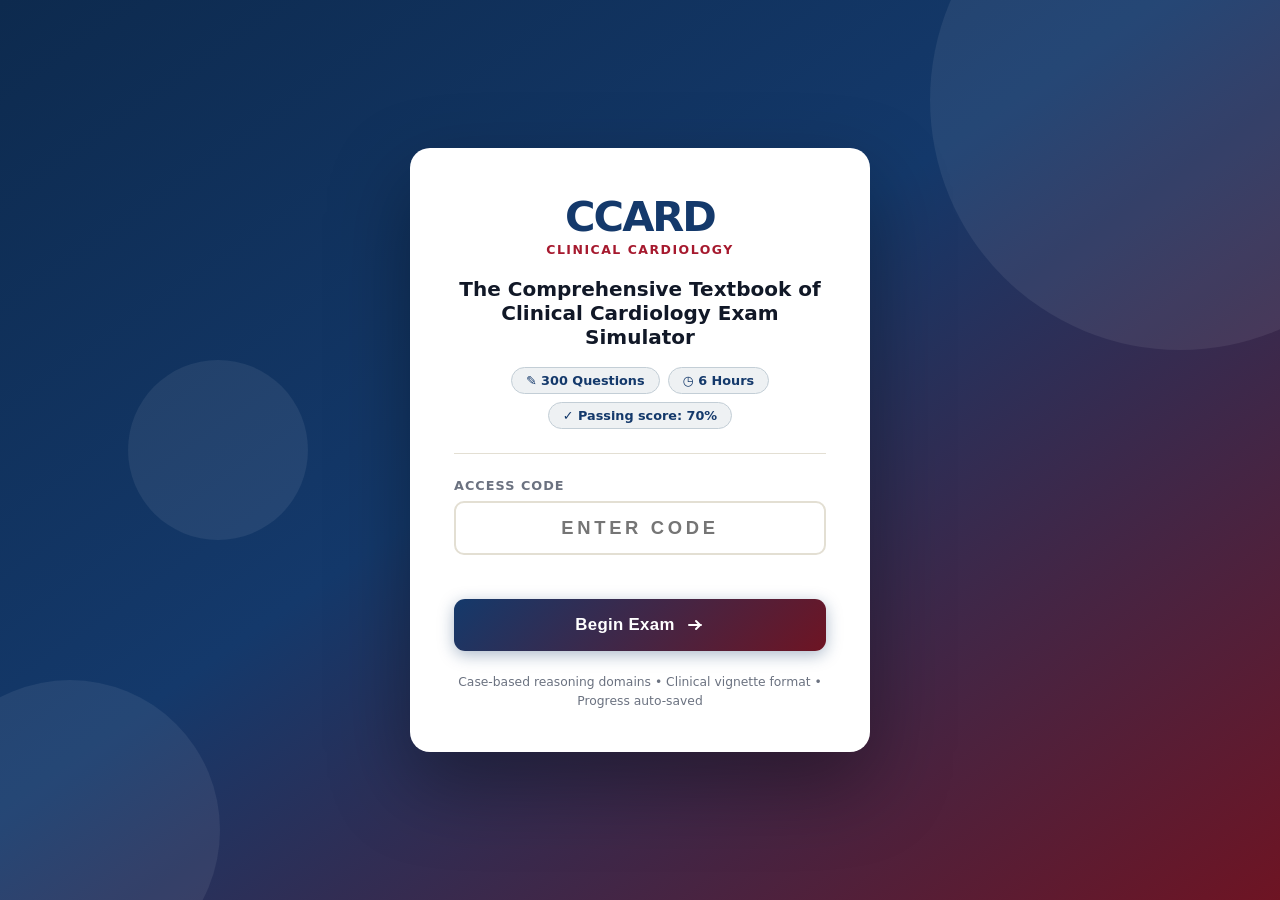
<file: index.html>
<!DOCTYPE html>
<html lang="en">
<head>
  <meta charset="UTF-8" />
  <meta name="viewport" content="width=device-width, initial-scale=1.0" />
  <title>The Comprehensive Textbook of Clinical Cardiology - Exam Simulator</title>
  <link rel="stylesheet" href="style.css?v=1" />
</head>
<body>

<!-- ── Access Gate ──────────────────────────────────────────────────────── -->
<div id="access-gate">
  <div class="gate-bg-shapes">
    <div class="shape shape-1"></div>
    <div class="shape shape-2"></div>
    <div class="shape shape-3"></div>
  </div>
  <div class="gate-card">
    <div class="gate-logo">
      <div class="logo-badge">CCARD</div>
      <div class="logo-sub">Clinical Cardiology</div>
    </div>

    <div class="gate-title">The Comprehensive Textbook of Clinical Cardiology Exam Simulator</div>
    <div class="gate-meta-row">
      <div class="gate-chip">&#9998; 300 Questions</div>
      <div class="gate-chip">&#9719; 6 Hours</div>
      <div class="gate-chip">&#10003; Passing score: 70%</div>
    </div>

    <div class="gate-divider"></div>

    <label for="access-code-input">Access Code</label>
    <div class="input-wrap">
      <input
        type="text"
        id="access-code-input"
        placeholder="Enter code"
        maxlength="12"
        autocomplete="off"
        spellcheck="false"
      />
    </div>
    <div class="error-msg" id="gate-error"></div>
    <button class="btn-start" id="gate-submit">
      <span>Begin Exam</span>
      <svg width="20" height="20" viewBox="0 0 20 20" fill="none"><path d="M4 10h12M11 6l4 4-4 4" stroke="currentColor" stroke-width="2" stroke-linecap="round" stroke-linejoin="round"/></svg>
    </button>

    <div class="gate-footer">
      Case-based reasoning domains &bull; Clinical vignette format &bull; Progress auto-saved
    </div>
  </div>
</div>

<!-- ── Exam App ─────────────────────────────────────────────────────────── -->
<div id="exam-app">

  <!-- Header -->
  <header class="exam-header">
    <div class="brand">
      <span class="brand-ne">Clinical Cardiology</span>
      <span class="brand-label">Simulator</span>
    </div>

    <div class="header-center">
      <div class="progress-info">
        <span id="progress-text">0 of 300 answered</span>
      </div>
    </div>

    <div class="timer-block" id="timer-block">
      <div class="timer-icon">&#9716;</div>
      <div>
        <div class="timer-label">Time Left</div>
        <div class="timer-value" id="timer-value">06:00:00</div>
      </div>
    </div>

    <button class="btn-submit-header" id="btn-submit-header">&#10003; Submit</button>

    <button class="btn-map-toggle" id="btn-map-toggle" title="Question Map">
      <svg width="18" height="18" viewBox="0 0 18 18" fill="none"><rect x="1" y="1" width="4" height="4" rx="1" fill="currentColor"/><rect x="7" y="1" width="4" height="4" rx="1" fill="currentColor"/><rect x="13" y="1" width="4" height="4" rx="1" fill="currentColor"/><rect x="1" y="7" width="4" height="4" rx="1" fill="currentColor"/><rect x="7" y="7" width="4" height="4" rx="1" fill="currentColor"/><rect x="13" y="7" width="4" height="4" rx="1" fill="currentColor"/><rect x="1" y="13" width="4" height="4" rx="1" fill="currentColor"/><rect x="7" y="13" width="4" height="4" rx="1" fill="currentColor"/><rect x="13" y="13" width="4" height="4" rx="1" fill="currentColor"/></svg>
      Map
    </button>
  </header>

  <!-- Mobile Question Map Overlay -->
  <div id="mobile-map-overlay">
    <div id="mobile-map-panel">
      <div class="mobile-map-header">
        <span>Question Navigator</span>
        <button id="mobile-map-close">&#10005;</button>
      </div>
      <div class="legend-row" style="padding:0 16px 10px;">
        <div class="legend-item"><div class="legend-dot answered-d"></div> Answered</div>
        <div class="legend-item"><div class="legend-dot flagged-d"></div> Flagged</div>
        <div class="legend-item"><div class="legend-dot current-d"></div> Current</div>
        <div class="legend-item"><div class="legend-dot unanswered-d"></div> Unanswered</div>
      </div>
      <div class="q-grid" id="q-grid-mobile"></div>
      <button class="btn-submit-mobile" id="btn-submit-mobile">&#10003; Submit Exam</button>
    </div>
  </div>

  <!-- Progress bar -->
  <div class="progress-bar-wrap">
    <div class="progress-bar-fill" id="progress-fill" style="width:0%"></div>
  </div>

  <!-- Body -->
  <div class="exam-body">

    <!-- Question Card -->
    <div class="question-card">
      <div class="q-meta">
        <div class="q-num" id="q-num-label">Question 1 of 300</div>
        <div class="q-meta-right">
          <span class="domain-badge" id="domain-badge">Domain</span>
          <button class="flag-btn" id="flag-btn" title="Flag for review">
            <svg width="16" height="16" viewBox="0 0 16 16" fill="none"><path d="M3 2v12M3 2h8l-2 4 2 4H3" stroke="currentColor" stroke-width="1.5" stroke-linecap="round" stroke-linejoin="round"/></svg>
            <span id="flag-label">Flag</span>
          </button>
        </div>
      </div>

      <div class="question-text" id="question-text">Loading...</div>

      <ul class="options-list" id="options-list"></ul>

      <div class="explanation-panel" id="explanation-panel"></div>

      <div class="q-nav">
        <button class="btn-nav btn-prev" id="btn-prev">
          <svg width="16" height="16" viewBox="0 0 16 16" fill="none"><path d="M10 3L5 8l5 5" stroke="currentColor" stroke-width="2" stroke-linecap="round" stroke-linejoin="round"/></svg>
          Previous
        </button>
        <button class="btn-nav btn-next" id="btn-next">
          Next
          <svg width="16" height="16" viewBox="0 0 16 16" fill="none"><path d="M6 3l5 5-5 5" stroke="currentColor" stroke-width="2" stroke-linecap="round" stroke-linejoin="round"/></svg>
        </button>
      </div>
    </div>

    <!-- Side Panel -->
    <aside class="side-panel">
      <div class="side-card">
        <h3>Progress</h3>
        <div class="stats-grid">
          <div class="stat-box answered-box">
            <div class="stat-num" id="stat-answered">0</div>
            <div class="stat-label">Answered</div>
          </div>
          <div class="stat-box flagged-box">
            <div class="stat-num" id="stat-flagged">0</div>
            <div class="stat-label">Flagged</div>
          </div>
          <div class="stat-box remaining-box">
            <div class="stat-num" id="stat-remaining">300</div>
            <div class="stat-label">Remaining</div>
          </div>
        </div>
      </div>

      <div class="side-card">
        <h3>Question Navigator</h3>
        <div class="legend-row">
          <div class="legend-item"><div class="legend-dot answered-d"></div> Answered</div>
          <div class="legend-item"><div class="legend-dot flagged-d"></div> Flagged</div>
          <div class="legend-item"><div class="legend-dot current-d"></div> Current</div>
          <div class="legend-item"><div class="legend-dot unanswered-d"></div> Unanswered</div>
        </div>
        <div class="q-grid" id="q-grid"></div>
      </div>

      <div class="side-card submit-card">
        <button class="btn-submit-side" id="btn-submit-exam">&#10003; Submit Exam</button>
        <div class="submit-note">All 300 questions must be answered</div>
      </div>

      <div class="side-card tips-card">
        <div class="tips-icon">&#128161;</div>
        <div class="tips-text">
          Flag questions to revisit. Navigate freely, your progress saves automatically.
        </div>
      </div>
    </aside>
  </div>
</div>

<!-- ── Submit Modal ──────────────────────────────────────────────────── -->
<div id="submit-modal-overlay">
  <div id="submit-modal">
    <div class="sm-icon" id="sm-icon"></div>
    <div class="sm-title" id="sm-title"></div>
    <div class="sm-body"  id="sm-body"></div>
    <div class="sm-actions" id="sm-actions"></div>
  </div>
</div>

<!-- ── Results Page ──────────────────────────────────────────────────────── -->
<div id="results-page">
  <div class="results-container">

    <div class="results-header">
      <div class="results-logo">CCARD</div>
      <h1>Exam Complete</h1>
      <p id="res-timeout-msg" style="display:none;" class="timeout-msg">Time expired. Exam was auto-submitted.</p>
    </div>

    <div class="score-block">
      <div class="score-card score-main" id="res-status-card">
        <div class="sc-icon" id="res-icon">&#9733;</div>
        <div class="sc-value" id="res-status">...</div>
        <div class="sc-sub" id="res-sub">...</div>
      </div>
      <div class="score-card">
        <div class="sc-label">Score</div>
        <div class="sc-value" id="res-score">...</div>
        <div class="sc-sub">Questions correct</div>
      </div>
      <div class="score-card">
        <div class="sc-label">Percentage</div>
        <div class="sc-value" id="res-pct">...</div>
        <div class="sc-sub">Passing score: 70%</div>
      </div>
    </div>

    <div class="domain-breakdown">
      <h2>&#9000; Performance by Domain</h2>
      <div id="domain-breakdown-rows"></div>
    </div>

    <div class="results-actions">
      <button class="btn-results secondary" id="btn-print">&#128438; Print Results</button>
      <button class="btn-results primary" id="btn-reset">&#8635; New Exam</button>
    </div>

    <div class="review-controls">
      <h2>Answer Review</h2>
      <div class="review-filter">
        <button class="filter-btn active" data-filter="all">All 300</button>
        <button class="filter-btn" data-filter="wrong">Wrong Only</button>
        <button class="filter-btn" data-filter="correct">Correct Only</button>
      </div>
    </div>
    <div id="review-list"></div>

  </div>
</div>

<script src="questions.js?v=1"></script>
<script src="app.js?v=1"></script>
</body>
</html>
</file>
<file: style.css>
/* The Comprehensive Textbook of Clinical Cardiology 2026, Exam Simulator Styles */
*, *::before, *::after { box-sizing: border-box; margin: 0; padding: 0; }

:root {
  --crimson:    #14396B;
  --crimson-dk: #0D2A4E;
  --gold:       #A6192E;
  --gold-lt:    #D4894F;
  --teal:       #37607A;
  --green:      #059669;
  --red:        #DC2626;
  --white:      #FFFFFF;
  --bg:         #F6F3EC;
  --card-bg:    #FFFFFF;
  --border:     #E3DFD3;
  --text:       #111827;
  --muted:      #6B7280;
  --correct-bg:     #D1FAE5;
  --correct-border: #059669;
  --wrong-bg:       #FEE2E2;
  --wrong-border:   #DC2626;
  --selected-bg:    #EEF1F3;
  --selected-border:#14396B;
  --radius:     12px;
  --shadow:     0 2px 16px rgba(0,0,0,0.07);
}

body {
  font-family: 'Segoe UI', system-ui, -apple-system, sans-serif;
  background: var(--bg);
  color: var(--text);
  min-height: 100vh;
  font-size: 15px;
}

/* ── Access Gate ──────────────────────────────────────────────────── */
#access-gate {
  display: flex;
  align-items: center;
  justify-content: center;
  min-height: 100vh;
  background: linear-gradient(145deg, #0D2A4E 0%, #14396B 45%, #6E1423 100%);
  position: relative;
  overflow: hidden;
}

.gate-bg-shapes { position: absolute; inset: 0; pointer-events: none; }
.shape {
  position: absolute;
  border-radius: 50%;
  opacity: 0.07;
  background: white;
}
.shape-1 { width: 500px; height: 500px; top: -150px; right: -150px; }
.shape-2 { width: 300px; height: 300px; bottom: -80px; left: -80px; }
.shape-3 { width: 180px; height: 180px; top: 40%; left: 10%; }

.gate-card {
  position: relative;
  background: var(--white);
  border-radius: 20px;
  padding: 48px 44px 40px;
  max-width: 460px;
  width: 90%;
  box-shadow: 0 32px 80px rgba(0,0,0,0.35);
}

.gate-logo { text-align: center; margin-bottom: 20px; }

.logo-badge {
  display: inline-block;
  font-size: 2.6rem;
  font-weight: 900;
  color: var(--crimson);
  letter-spacing: -2px;
  line-height: 1;
}
.logo-badge span { color: var(--gold); }

.logo-sub {
  font-size: 0.78rem;
  font-weight: 600;
  color: var(--gold);
  text-transform: uppercase;
  letter-spacing: 0.12em;
  margin-top: 4px;
}

.gate-title {
  font-size: 1.25rem;
  font-weight: 700;
  color: var(--text);
  text-align: center;
  margin-bottom: 18px;
}

.gate-meta-row {
  display: flex;
  gap: 8px;
  justify-content: center;
  flex-wrap: wrap;
  margin-bottom: 24px;
}

.gate-chip {
  padding: 5px 14px;
  border-radius: 20px;
  background: #EEF1F3;
  color: var(--crimson);
  font-size: 0.8rem;
  font-weight: 700;
  border: 1.5px solid #C3CED6;
}

.gate-divider { height: 1px; background: var(--border); margin-bottom: 24px; }

.gate-card label {
  display: block;
  font-size: 0.8rem;
  font-weight: 700;
  color: var(--muted);
  text-transform: uppercase;
  letter-spacing: 0.08em;
  margin-bottom: 8px;
}

.input-wrap { position: relative; margin-bottom: 6px; }

.input-wrap input {
  width: 100%;
  padding: 14px 20px;
  border: 2px solid var(--border);
  border-radius: 10px;
  font-size: 1.15rem;
  font-weight: 700;
  letter-spacing: 0.2em;
  text-align: center;
  text-transform: uppercase;
  outline: none;
  transition: border-color 0.2s, box-shadow 0.2s;
  color: var(--crimson);
}
.input-wrap input:focus {
  border-color: var(--crimson);
  box-shadow: 0 0 0 3px rgba(20,57,107,0.12);
}

.error-msg {
  color: var(--red);
  font-size: 0.85rem;
  text-align: center;
  min-height: 22px;
  margin-bottom: 4px;
}

.btn-start {
  display: flex;
  align-items: center;
  justify-content: center;
  gap: 10px;
  width: 100%;
  padding: 16px;
  background: linear-gradient(135deg, var(--crimson) 0%, #6E1423 100%);
  color: var(--white);
  border: none;
  border-radius: 11px;
  font-size: 1.05rem;
  font-weight: 800;
  cursor: pointer;
  margin-top: 16px;
  transition: transform 0.15s, box-shadow 0.15s;
  letter-spacing: 0.02em;
  box-shadow: 0 4px 16px rgba(20,57,107,0.35);
}
.btn-start:hover { transform: translateY(-1px); box-shadow: 0 6px 20px rgba(20,57,107,0.45); }
.btn-start:active { transform: scale(0.98); }

.gate-footer {
  margin-top: 22px;
  text-align: center;
  font-size: 0.77rem;
  color: var(--muted);
  line-height: 1.6;
}

/* ── Main Exam Layout ─────────────────────────────────────────── */
#exam-app { display: none; min-height: 100vh; }

.exam-header {
  background: var(--crimson);
  color: var(--white);
  padding: 0 24px;
  height: 58px;
  display: flex;
  align-items: center;
  justify-content: space-between;
  position: sticky;
  top: 0;
  z-index: 100;
  box-shadow: 0 2px 12px rgba(0,0,0,0.25);
}

.brand {
  display: flex;
  align-items: baseline;
  gap: 2px;
  font-weight: 900;
  font-size: 1.25rem;
  letter-spacing: -0.5px;
}
.brand-ne { color: white; }
.brand-dot { color: var(--gold-lt); }
.brand-bc { color: var(--gold-lt); }
.brand-label {
  font-size: 0.72rem;
  font-weight: 600;
  color: rgba(255,255,255,0.55);
  letter-spacing: 0.06em;
  text-transform: uppercase;
  margin-left: 8px;
  align-self: center;
}

.header-center { flex: 1; text-align: center; }
.progress-info { font-size: 0.82rem; font-weight: 600; color: rgba(255,255,255,0.7); }

.timer-block {
  display: flex;
  align-items: center;
  gap: 8px;
  background: rgba(255,255,255,0.1);
  border: 1px solid rgba(255,255,255,0.18);
  border-radius: 9px;
  padding: 6px 14px;
}

.timer-icon { font-size: 1rem; opacity: 0.7; }
.timer-label { font-size: 0.65rem; font-weight: 700; color: rgba(255,255,255,0.6); text-transform: uppercase; letter-spacing: 0.06em; line-height: 1; }
.timer-value { font-size: 1.2rem; font-weight: 900; font-variant-numeric: tabular-nums; line-height: 1.2; }
.timer-value.warning { color: #FCD34D; }
.timer-value.critical { color: #FCA5A5; animation: pulse 1s infinite; }

@keyframes pulse { 0%,100%{ opacity:1; } 50%{ opacity:0.4; } }

.progress-bar-wrap { background: rgba(0,0,0,0.08); height: 5px; }
.progress-bar-fill {
  height: 5px;
  background: linear-gradient(90deg, var(--gold), var(--gold-lt));
  transition: width 0.4s ease;
}

.exam-body {
  display: grid;
  grid-template-columns: 1fr 280px;
  gap: 0;
  max-width: 1160px;
  margin: 0 auto;
  padding: 24px 16px;
  align-items: start;
}

.question-card {
  background: var(--card-bg);
  border-radius: var(--radius);
  padding: 34px 38px;
  box-shadow: var(--shadow);
  margin-right: 20px;
  border: 1px solid var(--border);
}

.q-meta {
  display: flex;
  align-items: center;
  justify-content: space-between;
  margin-bottom: 22px;
}

.q-num {
  font-size: 0.8rem;
  font-weight: 700;
  color: var(--muted);
  text-transform: uppercase;
  letter-spacing: 0.06em;
}

.q-meta-right { display: flex; align-items: center; gap: 10px; }

.domain-badge {
  font-size: 0.72rem;
  font-weight: 800;
  padding: 4px 12px;
  border-radius: 20px;
  color: white;
  text-transform: uppercase;
  letter-spacing: 0.06em;
}

/* The Comprehensive Textbook of Clinical Cardiology domain badge colors */
.domain-badge.foundations                   { background: #22304A; }
.domain-badge.diagnostics                   { background: #7B0D1E; }
.domain-badge.coronary_artery_disease       { background: #0E4D57; }
.domain-badge.heart_failure_cardiomyopathy  { background: #B5651D; }
.domain-badge.arrhythmias                   { background: #5B1E8A; }
.domain-badge.valvular_disease              { background: #14396B; }
.domain-badge.pericardial_disease           { background: #2D6A4F; }
.domain-badge.congenital_heart_disease      { background: #6B4423; }
.domain-badge.hypertension                  { background: #8B1A1A; }
.domain-badge.vascular_disease              { background: #4A2545; }
.domain-badge.pulmonary_vascular            { background: #0A7E8C; }
.domain-badge.systemic_disorders            { background: #1F4D3D; }

.flag-btn {
  display: flex;
  align-items: center;
  gap: 5px;
  background: var(--bg);
  border: 1.5px solid var(--border);
  border-radius: 8px;
  font-size: 0.78rem;
  font-weight: 600;
  color: var(--muted);
  padding: 5px 10px;
  cursor: pointer;
  transition: all 0.18s;
}
.flag-btn:hover { border-color: var(--gold); color: #92400E; background: #FFFBEB; }
.flag-btn.flagged { background: #FEF3C7; border-color: #F59E0B; color: #92400E; }

.question-text {
  font-size: 1.04rem;
  font-weight: 600;
  line-height: 1.7;
  color: var(--text);
  margin-bottom: 28px;
}

.options-list { list-style: none; display: flex; flex-direction: column; gap: 10px; }

.option-item {
  display: flex;
  align-items: center;
  gap: 14px;
  padding: 14px 18px;
  border: 2px solid var(--border);
  border-radius: 10px;
  cursor: pointer;
  transition: all 0.15s;
  background: var(--card-bg);
}

.option-item:hover:not(.disabled) {
  border-color: var(--crimson);
  background: #EEF1F3;
  transform: translateX(2px);
}

.option-item.selected { border-color: var(--selected-border); background: var(--selected-bg); }
.option-item.correct  { border-color: var(--correct-border); background: var(--correct-bg); }
.option-item.wrong    { border-color: var(--wrong-border); background: var(--wrong-bg); }
.option-item.disabled { cursor: default; pointer-events: none; transform: none; }

.option-letter {
  flex-shrink: 0;
  width: 30px;
  height: 30px;
  border-radius: 50%;
  border: 2px solid var(--border);
  display: flex;
  align-items: center;
  justify-content: center;
  font-size: 0.82rem;
  font-weight: 800;
  color: var(--muted);
  background: var(--bg);
  transition: all 0.15s;
}

.option-item.selected .option-letter { background: var(--crimson); border-color: var(--crimson); color: white; }
.option-item.correct  .option-letter { background: var(--correct-border); border-color: var(--correct-border); color: white; }
.option-item.wrong    .option-letter { background: var(--red); border-color: var(--red); color: white; }

.option-text { font-size: 0.96rem; line-height: 1.55; }

.option-check { margin-left: auto; flex-shrink: 0; font-size: 1.1rem; display: none; }
.option-item.correct .option-check { display: block; color: var(--correct-border); }
.option-item.wrong   .option-check { display: block; color: var(--red); }

.explanation-panel {
  display: none;
  margin-top: 22px;
  padding: 18px 22px;
  background: linear-gradient(135deg, #F0FDF4 0%, #ECFDF5 100%);
  border: 1.5px solid #6EE7B7;
  border-radius: 10px;
  font-size: 0.93rem;
  line-height: 1.7;
  color: #065F46;
}
.explanation-panel.show { display: block; }
.explanation-panel .exp-label {
  display: flex;
  align-items: center;
  gap: 6px;
  font-weight: 800;
  color: #047857;
  margin-bottom: 6px;
  font-size: 0.85rem;
  text-transform: uppercase;
  letter-spacing: 0.05em;
}

.q-nav {
  display: flex;
  align-items: center;
  justify-content: space-between;
  margin-top: 30px;
  gap: 12px;
}

.btn-nav {
  display: flex;
  align-items: center;
  gap: 6px;
  padding: 10px 22px;
  border-radius: 9px;
  border: 2px solid var(--border);
  background: var(--card-bg);
  color: var(--crimson);
  font-size: 0.9rem;
  font-weight: 700;
  cursor: pointer;
  transition: all 0.15s;
}
.btn-nav:hover { border-color: var(--crimson); background: #EEF1F3; }
.btn-nav:disabled { opacity: 0.3; cursor: default; pointer-events: none; }

.side-panel { position: sticky; top: 74px; }

.side-card {
  background: var(--card-bg);
  border-radius: var(--radius);
  padding: 20px;
  box-shadow: var(--shadow);
  border: 1px solid var(--border);
  margin-bottom: 14px;
}

.side-card h3 {
  font-size: 0.75rem;
  font-weight: 800;
  color: var(--muted);
  text-transform: uppercase;
  letter-spacing: 0.08em;
  margin-bottom: 14px;
}

.stats-grid { display: grid; grid-template-columns: 1fr 1fr 1fr; gap: 8px; }

.stat-box { text-align: center; padding: 10px 6px; border-radius: 8px; border: 1.5px solid transparent; }
.answered-box { background: #ECFDF5; border-color: #A7F3D0; }
.flagged-box  { background: #FFFBEB; border-color: #FDE68A; }
.remaining-box{ background: #EEF1F3; border-color: #C3CED6; }

.stat-num { font-size: 1.4rem; font-weight: 900; line-height: 1; margin-bottom: 2px; }
.answered-box  .stat-num { color: var(--green); }
.flagged-box   .stat-num { color: #D97706; }
.remaining-box .stat-num { color: var(--crimson); }

.stat-label { font-size: 0.67rem; font-weight: 700; color: var(--muted); text-transform: uppercase; letter-spacing: 0.05em; }

.legend-row { display: flex; gap: 12px; flex-wrap: wrap; margin-bottom: 10px; }
.legend-item { display: flex; align-items: center; gap: 5px; font-size: 0.72rem; color: var(--muted); font-weight: 600; }
.legend-dot { width: 10px; height: 10px; border-radius: 2px; flex-shrink: 0; }
.legend-dot.answered-d   { background: var(--gold); }
.legend-dot.flagged-d    { background: #F59E0B; }
.legend-dot.current-d    { border: 2px solid var(--crimson); background: white; }
.legend-dot.unanswered-d { background: var(--bg); border: 1.5px solid var(--border); }

.q-grid { display: grid; grid-template-columns: repeat(10, 1fr); gap: 3px; }

.q-dot {
  width: 22px;
  height: 22px;
  border-radius: 4px;
  border: 1.5px solid var(--border);
  background: var(--bg);
  font-size: 0.55rem;
  font-weight: 700;
  display: flex;
  align-items: center;
  justify-content: center;
  cursor: pointer;
  transition: all 0.1s;
  color: var(--muted);
}
.q-dot:hover { border-color: var(--crimson); color: var(--crimson); }
.q-dot.answered { background: var(--gold); border-color: var(--gold); color: white; }
.q-dot.flagged  { background: #FEF3C7; border-color: #F59E0B; color: #92400E; }
.q-dot.current  { border-color: var(--crimson); outline: 2px solid var(--crimson); outline-offset: 1px; }

.tips-card { display: flex; align-items: flex-start; gap: 10px; background: #FFF8F0; padding: 14px 16px; }
.tips-icon { font-size: 1.2rem; flex-shrink: 0; margin-top: 1px; }
.tips-text { font-size: 0.78rem; color: var(--muted); line-height: 1.6; }

.btn-submit-header {
  padding: 9px 18px;
  border-radius: 8px;
  border: none;
  background: linear-gradient(135deg, var(--gold) 0%, #6E1423 100%);
  color: #FFFFFF;
  font-size: 0.85rem;
  font-weight: 800;
  cursor: pointer;
  transition: all 0.18s;
  box-shadow: 0 2px 10px rgba(166,25,46,0.35);
  letter-spacing: 0.02em;
  white-space: nowrap;
  flex-shrink: 0;
}
.btn-submit-header:hover { transform: translateY(-1px); box-shadow: 0 4px 14px rgba(166,25,46,0.5); }
.btn-submit-header:disabled { opacity: 0.4; cursor: default; transform: none; box-shadow: none; }

.btn-map-toggle {
  display: none;
  align-items: center;
  gap: 5px;
  padding: 7px 12px;
  border-radius: 8px;
  border: 1.5px solid rgba(255,255,255,0.3);
  background: rgba(255,255,255,0.1);
  color: white;
  font-size: 0.8rem;
  font-weight: 700;
  cursor: pointer;
  flex-shrink: 0;
}

#mobile-map-overlay {
  display: none;
  position: fixed;
  inset: 0;
  background: rgba(0,0,0,0.55);
  z-index: 900;
  align-items: flex-end;
  justify-content: center;
}
#mobile-map-overlay.open { display: flex; }

#mobile-map-panel {
  width: 100%;
  max-width: 480px;
  background: #fff;
  border-radius: 18px 18px 0 0;
  padding: 0 0 24px;
  max-height: 80vh;
  overflow-y: auto;
}
.mobile-map-header {
  display: flex;
  justify-content: space-between;
  align-items: center;
  padding: 16px 18px 12px;
  font-weight: 800;
  font-size: 1rem;
  border-bottom: 1px solid var(--border);
  position: sticky;
  top: 0;
  background: #fff;
  z-index: 1;
}
.mobile-map-header button { background: none; border: none; font-size: 1.1rem; cursor: pointer; color: var(--muted); padding: 4px 8px; }
#mobile-map-overlay .q-grid { padding: 12px 16px; }
.btn-submit-mobile {
  display: block;
  width: calc(100% - 32px);
  margin: 8px 16px 0;
  padding: 14px 16px;
  border-radius: 9px;
  border: none;
  background: linear-gradient(135deg, var(--gold) 0%, #6E1423 100%);
  color: #FFFFFF;
  font-size: 0.95rem;
  font-weight: 800;
  cursor: pointer;
  box-shadow: 0 3px 12px rgba(166,25,46,0.35);
}

.submit-card { text-align: center; background: #FFFDF0; border-color: #FDE68A; }

.btn-submit-side {
  width: 100%;
  padding: 13px 16px;
  border-radius: 9px;
  border: none;
  background: linear-gradient(135deg, var(--gold) 0%, #6E1423 100%);
  color: #FFFFFF;
  font-size: 0.95rem;
  font-weight: 800;
  cursor: pointer;
  transition: all 0.18s;
  box-shadow: 0 3px 12px rgba(166,25,46,0.35);
  letter-spacing: 0.02em;
}
.btn-submit-side:hover { transform: translateY(-1px); box-shadow: 0 5px 18px rgba(166,25,46,0.5); }
.btn-submit-side:disabled { opacity: 0.4; cursor: default; transform: none; box-shadow: none; }

.submit-note { font-size: 0.68rem; color: var(--muted); margin-top: 7px; font-weight: 600; text-transform: uppercase; letter-spacing: 0.05em; }

#submit-modal-overlay {
  display: none;
  position: fixed;
  inset: 0;
  background: rgba(0,0,0,0.55);
  z-index: 999;
  align-items: center;
  justify-content: center;
}
#submit-modal-overlay.open { display: flex; }

#submit-modal {
  background: white;
  border-radius: 16px;
  padding: 36px 32px 28px;
  max-width: 480px;
  width: 90%;
  box-shadow: 0 24px 64px rgba(0,0,0,0.3);
  text-align: center;
  max-height: 80vh;
  overflow-y: auto;
}

.sm-icon { font-size: 2.4rem; margin-bottom: 10px; }
.sm-title { font-size: 1.15rem; font-weight: 800; color: var(--crimson); margin-bottom: 14px; }
.sm-body { font-size: 0.93rem; color: var(--text); line-height: 1.65; margin-bottom: 20px; }
.sm-body p { margin-bottom: 12px; }

.sm-q-list {
  display: flex;
  flex-wrap: wrap;
  gap: 6px;
  justify-content: center;
  margin-top: 10px;
  max-height: 180px;
  overflow-y: auto;
  padding: 4px;
}

.sm-q-btn {
  padding: 5px 10px;
  border-radius: 6px;
  border: 1.5px solid #FECACA;
  background: #FEE2E2;
  color: #991B1B;
  font-size: 0.78rem;
  font-weight: 800;
  cursor: pointer;
  transition: all 0.12s;
}
.sm-q-btn:hover { background: #FCA5A5; border-color: var(--red); }

.sm-actions { display: flex; gap: 10px; justify-content: center; flex-wrap: wrap; }

.sm-btn-close, .sm-btn-cancel {
  padding: 11px 24px;
  border-radius: 9px;
  border: 2px solid var(--border);
  background: white;
  color: var(--muted);
  font-size: 0.9rem;
  font-weight: 700;
  cursor: pointer;
  transition: all 0.15s;
}
.sm-btn-close { color: var(--crimson); }
.sm-btn-close:hover { background: #EEF1F3; border-color: var(--crimson); }
.sm-btn-cancel:hover { background: #F3F4F6; }

.sm-btn-submit {
  padding: 11px 24px;
  border-radius: 9px;
  border: none;
  background: linear-gradient(135deg, var(--crimson) 0%, #6E1423 100%);
  color: white;
  font-size: 0.9rem;
  font-weight: 800;
  cursor: pointer;
  box-shadow: 0 3px 12px rgba(20,57,107,0.3);
  transition: all 0.15s;
}
.sm-btn-submit:hover { transform: translateY(-1px); box-shadow: 0 5px 16px rgba(20,57,107,0.45); }

/* ── Results Page ─────────────────────────────────────────── */
#results-page { display: none; min-height: 100vh; padding: 40px 20px 60px; background: var(--bg); }
.results-container { max-width: 920px; margin: 0 auto; }

.results-header { text-align: center; margin-bottom: 36px; }

.results-logo {
  display: inline-block;
  font-size: 2rem;
  font-weight: 900;
  color: var(--crimson);
  letter-spacing: -1px;
  margin-bottom: 6px;
}
.results-logo span { color: var(--gold); }

.results-header h1 { font-size: 2.2rem; font-weight: 900; color: var(--crimson); margin-bottom: 6px; }
.timeout-msg { color: var(--red); font-weight: 600; font-size: 0.95rem; margin-top: 6px; }

.score-block { display: grid; grid-template-columns: 1.4fr 1fr 1fr; gap: 14px; margin-bottom: 28px; }

.score-card {
  background: white;
  border-radius: 14px;
  padding: 24px 20px;
  text-align: center;
  box-shadow: var(--shadow);
  border: 1px solid var(--border);
}
.score-card .sc-label { font-size: 0.75rem; font-weight: 800; color: var(--muted); text-transform: uppercase; letter-spacing: 0.08em; margin-bottom: 10px; }
.score-card .sc-value { font-size: 2.4rem; font-weight: 900; color: var(--crimson); line-height: 1.1; }
.score-card .sc-sub { font-size: 0.82rem; color: var(--muted); margin-top: 6px; }
.score-card .sc-icon { font-size: 2.2rem; margin-bottom: 6px; }

.score-card.pass .sc-value { color: var(--green); }
.score-card.pass { border-color: #A7F3D0; background: #F0FDF4; }
.score-card.fail .sc-value { color: var(--red); }
.score-card.fail { border-color: #FECACA; background: #FEF2F2; }
.score-main .sc-value { font-size: 1.8rem; }

.domain-breakdown {
  background: white;
  border-radius: 14px;
  padding: 26px 24px;
  box-shadow: var(--shadow);
  border: 1px solid var(--border);
  margin-bottom: 24px;
}
.domain-breakdown h2 { font-size: 1rem; font-weight: 800; color: var(--crimson); margin-bottom: 20px; }

.domain-row { display: flex; align-items: center; gap: 14px; margin-bottom: 16px; }
.domain-row .dr-label { width: 210px; font-size: 0.87rem; font-weight: 700; flex-shrink: 0; }
.domain-row .dr-bar-wrap { flex: 1; background: var(--bg); border-radius: 6px; height: 14px; overflow: hidden; }
.domain-row .dr-bar { height: 14px; border-radius: 6px; transition: width 1s ease; }
.domain-row .dr-stat { width: 60px; text-align: right; font-size: 0.85rem; font-weight: 800; color: var(--text); }
.domain-row .dr-pct { width: 46px; text-align: right; font-size: 0.8rem; color: var(--muted); font-weight: 600; }

.results-actions { display: flex; gap: 12px; justify-content: center; margin: 28px 0 20px; flex-wrap: wrap; }
.btn-results { padding: 13px 30px; border-radius: 10px; font-size: 0.95rem; font-weight: 800; cursor: pointer; transition: all 0.15s; }
.btn-results.primary { background: var(--crimson); color: white; border: none; box-shadow: 0 3px 12px rgba(20,57,107,0.3); }
.btn-results.primary:hover { background: var(--crimson-dk); transform: translateY(-1px); }
.btn-results.secondary { background: white; color: var(--crimson); border: 2px solid var(--crimson); }
.btn-results.secondary:hover { background: #EEF1F3; }

.review-controls { display: flex; align-items: center; justify-content: space-between; flex-wrap: wrap; gap: 12px; margin-bottom: 16px; }
.review-controls h2 { font-size: 1.05rem; font-weight: 800; color: var(--crimson); }

.review-filter { display: flex; gap: 6px; }
.filter-btn {
  padding: 6px 14px;
  border-radius: 20px;
  border: 1.5px solid var(--border);
  background: white;
  color: var(--muted);
  font-size: 0.8rem;
  font-weight: 700;
  cursor: pointer;
  transition: all 0.15s;
}
.filter-btn:hover { border-color: var(--crimson); color: var(--crimson); }
.filter-btn.active { background: var(--crimson); color: white; border-color: var(--crimson); }

.review-item {
  background: white;
  border-radius: 12px;
  padding: 20px 24px;
  margin-bottom: 12px;
  border: 1px solid var(--border);
  border-left-width: 4px;
  box-shadow: 0 1px 6px rgba(0,0,0,0.04);
}
.review-item.correct-item { border-left-color: var(--correct-border); }
.review-item.wrong-item   { border-left-color: var(--red); }

.review-item .ri-header { display: flex; align-items: center; justify-content: space-between; margin-bottom: 10px; }
.review-item .ri-num { font-size: 0.75rem; font-weight: 700; color: var(--muted); text-transform: uppercase; letter-spacing: 0.05em; }
.review-item .ri-badge { font-size: 0.72rem; font-weight: 800; padding: 3px 10px; border-radius: 20px; }
.ri-badge.correct-badge { background: #D1FAE5; color: #065F46; }
.ri-badge.wrong-badge   { background: #FEE2E2; color: #991B1B; }
.ri-badge.skip-badge    { background: #F3F4F6; color: var(--muted); }

.review-item .ri-q { font-size: 0.93rem; font-weight: 600; margin-bottom: 12px; line-height: 1.6; color: var(--text); }
.review-item .ri-answers { font-size: 0.87rem; margin-bottom: 10px; line-height: 1.6; }
.review-item .ri-correct-ans { color: var(--correct-border); font-weight: 700; }
.review-item .ri-wrong-ans   { color: var(--red); font-weight: 700; }
.review-item .ri-exp { font-size: 0.87rem; color: #374151; line-height: 1.65; border-top: 1px solid var(--border); padding-top: 12px; margin-top: 8px; }
.review-item .ri-exp-label { font-size: 0.72rem; font-weight: 800; color: var(--muted); text-transform: uppercase; letter-spacing: 0.06em; margin-bottom: 4px; }

@media print {
  .exam-header, .side-panel, .q-nav, .flag-btn, .results-actions, .review-filter { display: none !important; }
  .exam-body { grid-template-columns: 1fr; }
  .question-card { margin-right: 0; box-shadow: none; border: none; }
  #results-page { padding: 0; }
}

@media (max-width: 900px) {
  .exam-body { grid-template-columns: 1fr; padding: 16px 12px; }
  .side-panel > .side-card:not(.submit-card) { display: none; }
  .side-panel { position: static; }
  .question-card { margin-right: 0; }
  .score-block { grid-template-columns: 1fr 1fr 1fr; }
  .btn-submit-header { display: none; }
  .btn-map-toggle { display: flex; }
}

@media (max-width: 640px) {
  .gate-card { padding: 32px 22px 28px; }
  .logo-badge { font-size: 2.1rem; }
  .gate-title { font-size: 1.1rem; }
  .gate-chip { font-size: 0.73rem; padding: 4px 10px; }
  .exam-header { padding: 0 14px; height: 52px; }
  .brand { font-size: 1.05rem; }
  .brand-label { display: none; }
  .progress-info { font-size: 0.72rem; }
  .timer-block { padding: 5px 10px; gap: 5px; }
  .timer-value { font-size: 1rem; }
  .timer-icon { display: none; }
  .timer-label { font-size: 0.58rem; }
  .exam-body { padding: 12px 10px; }
  .question-card { padding: 18px 16px; border-radius: 10px; }
  .q-meta { margin-bottom: 16px; flex-wrap: wrap; gap: 8px; }
  .question-text { font-size: 0.97rem; line-height: 1.65; margin-bottom: 20px; }
  .options-list { gap: 8px; }
  .option-item { padding: 14px 14px; gap: 12px; border-radius: 9px; }
  .option-item:hover:not(.disabled) { transform: none; }
  .option-letter { width: 28px; height: 28px; font-size: 0.78rem; }
  .option-text { font-size: 0.92rem; line-height: 1.5; }
  .q-nav { margin-top: 22px; gap: 8px; }
  .btn-nav { padding: 10px 16px; font-size: 0.85rem; }
  .results-header h1 { font-size: 1.7rem; }
  .score-block { grid-template-columns: 1fr; gap: 10px; }
  .score-card { padding: 18px 16px; }
  .domain-breakdown { padding: 18px 16px; }
  .domain-row { gap: 8px; flex-wrap: wrap; }
  .domain-row .dr-label { width: 100%; font-size: 0.82rem; margin-bottom: -6px; }
  .review-controls { flex-direction: column; align-items: flex-start; gap: 8px; }
  .review-item { padding: 16px; }
  .explanation-panel { padding: 14px 16px; font-size: 0.88rem; }
  #submit-modal { padding: 28px 20px 22px; }
  .sm-title { font-size: 1rem; }
}
</file>
